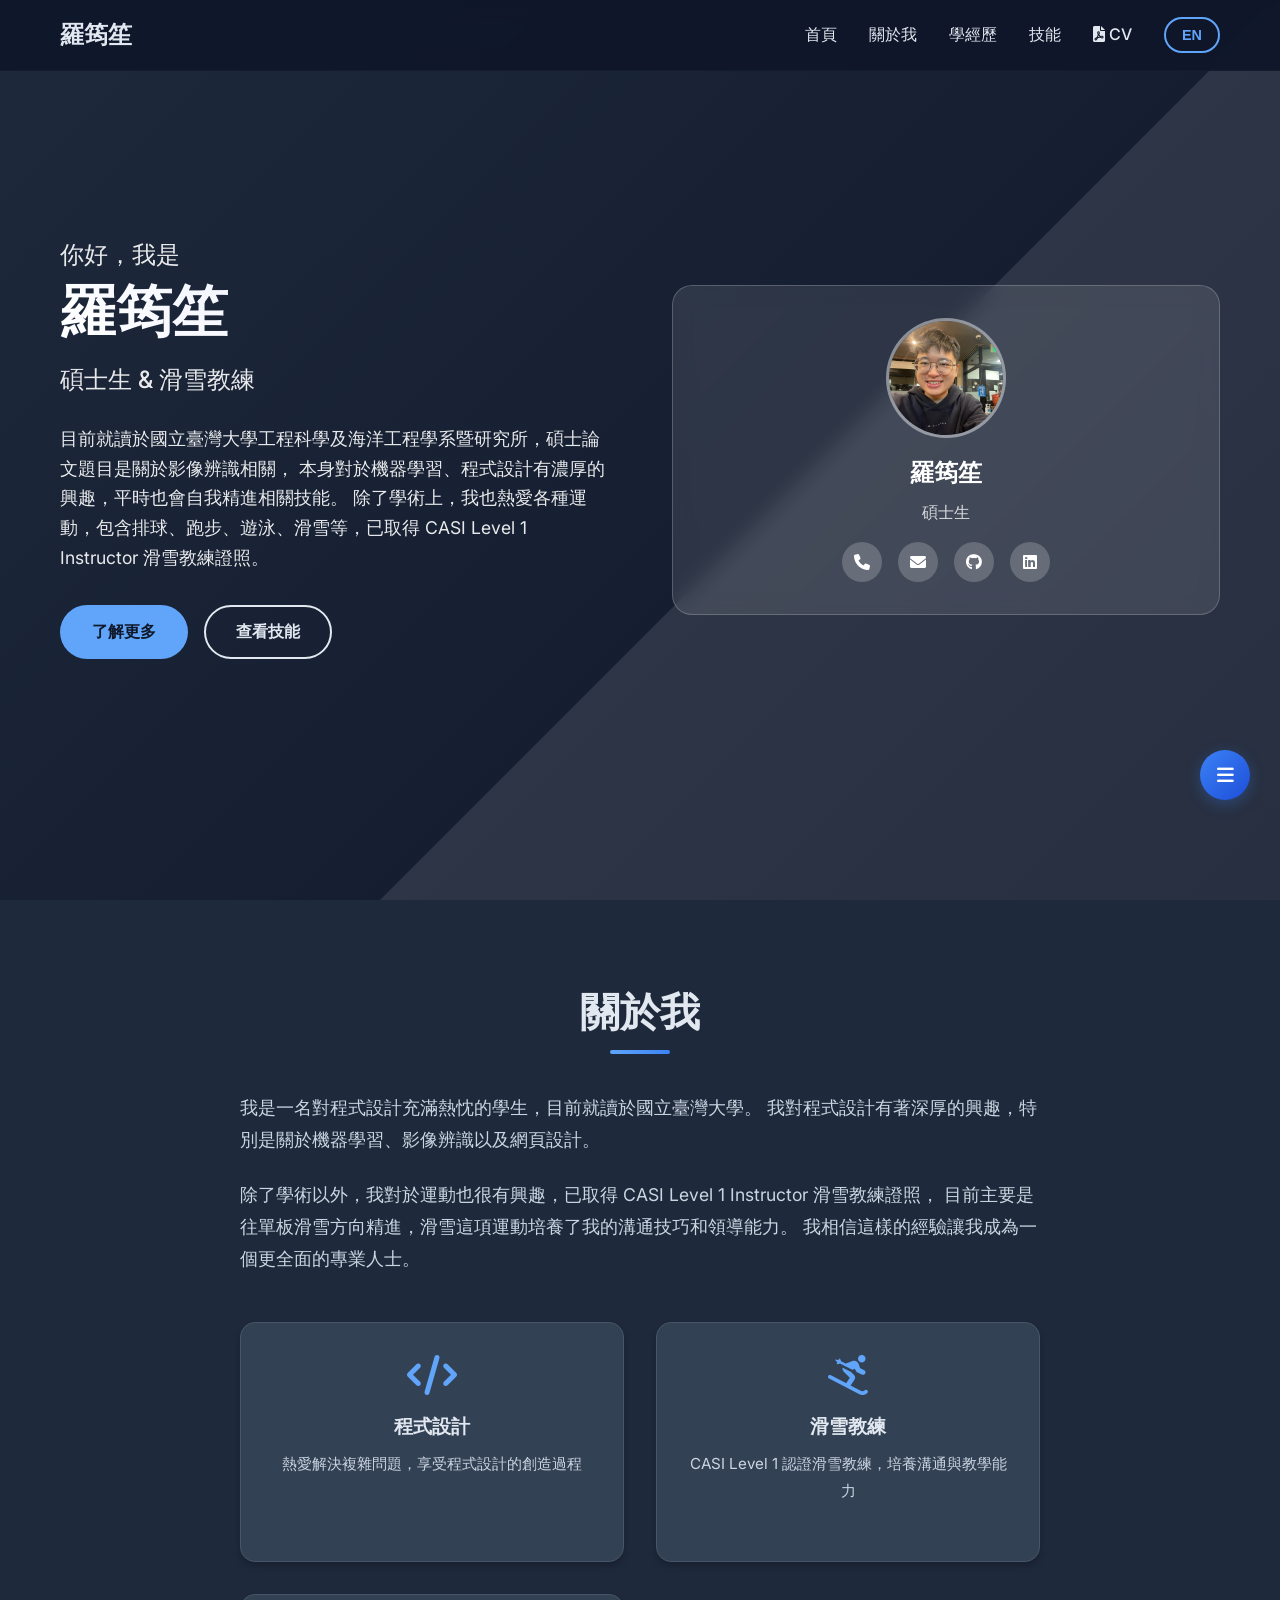
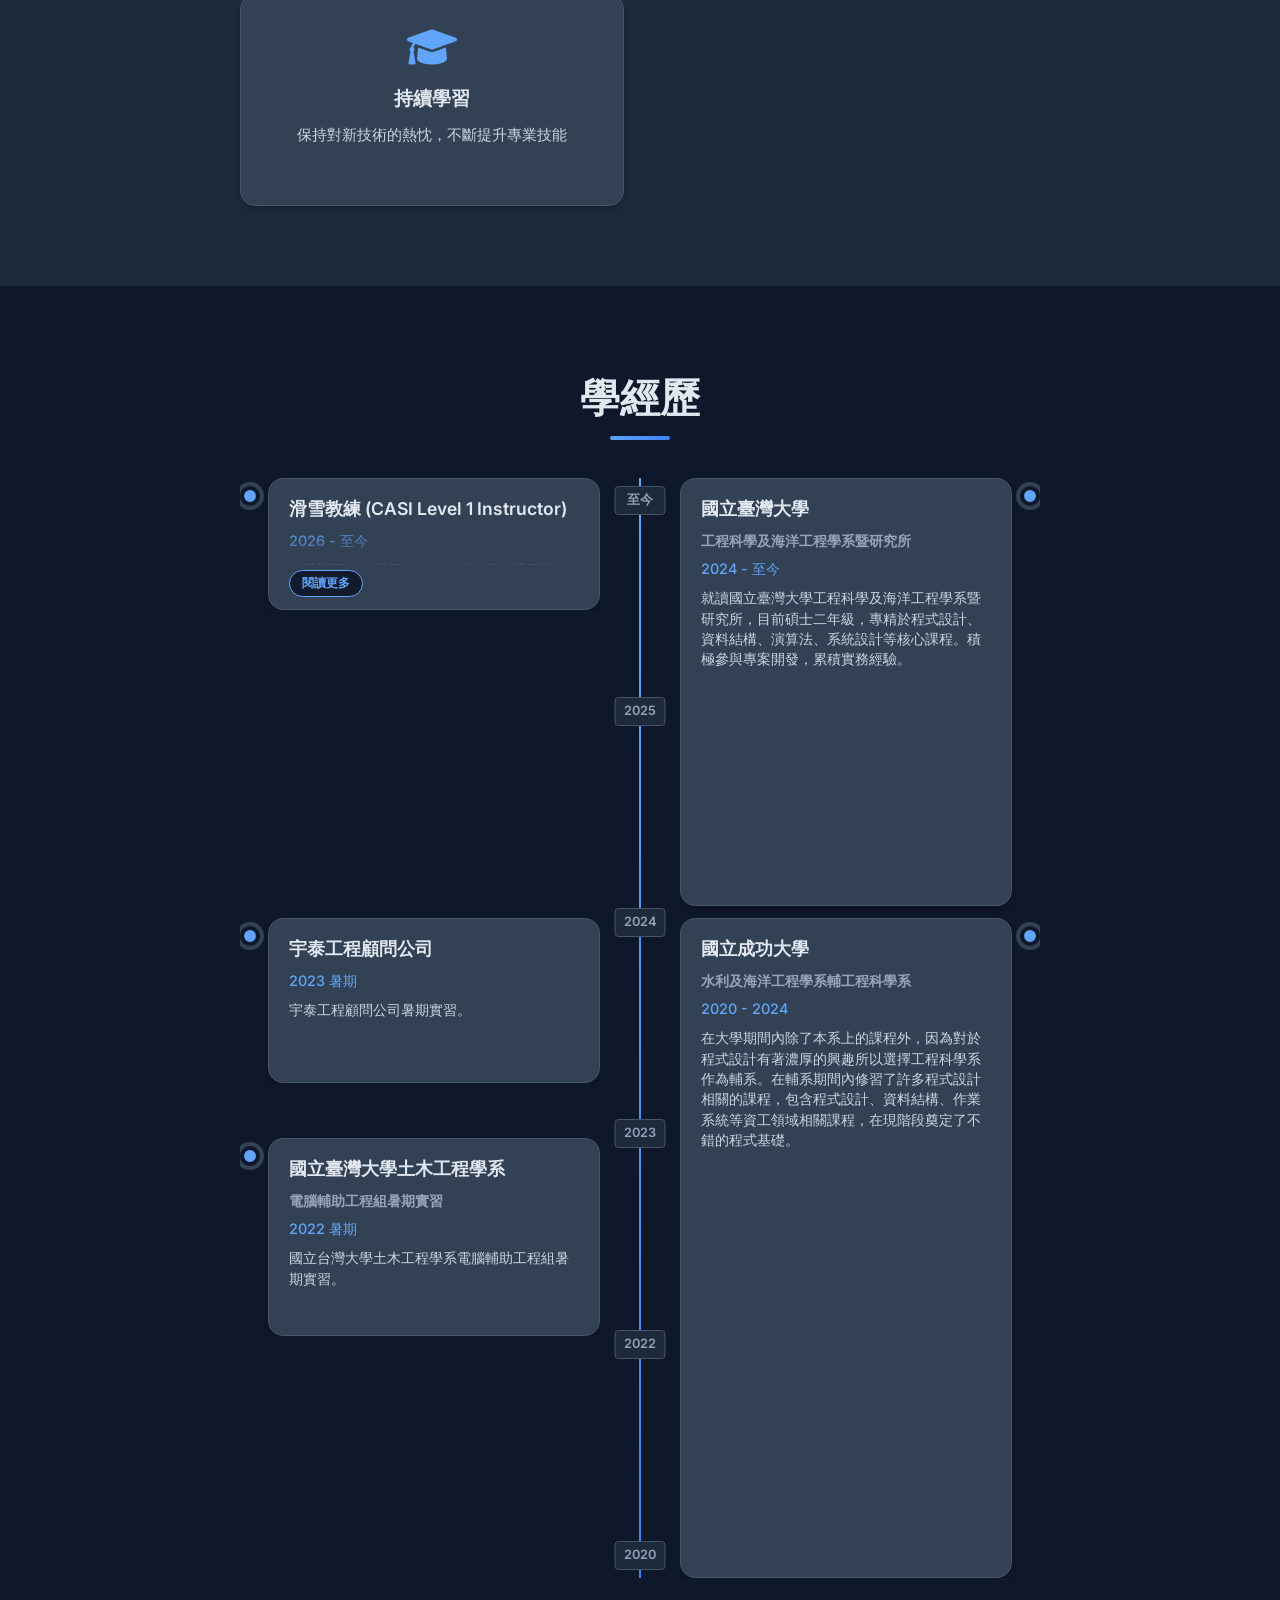
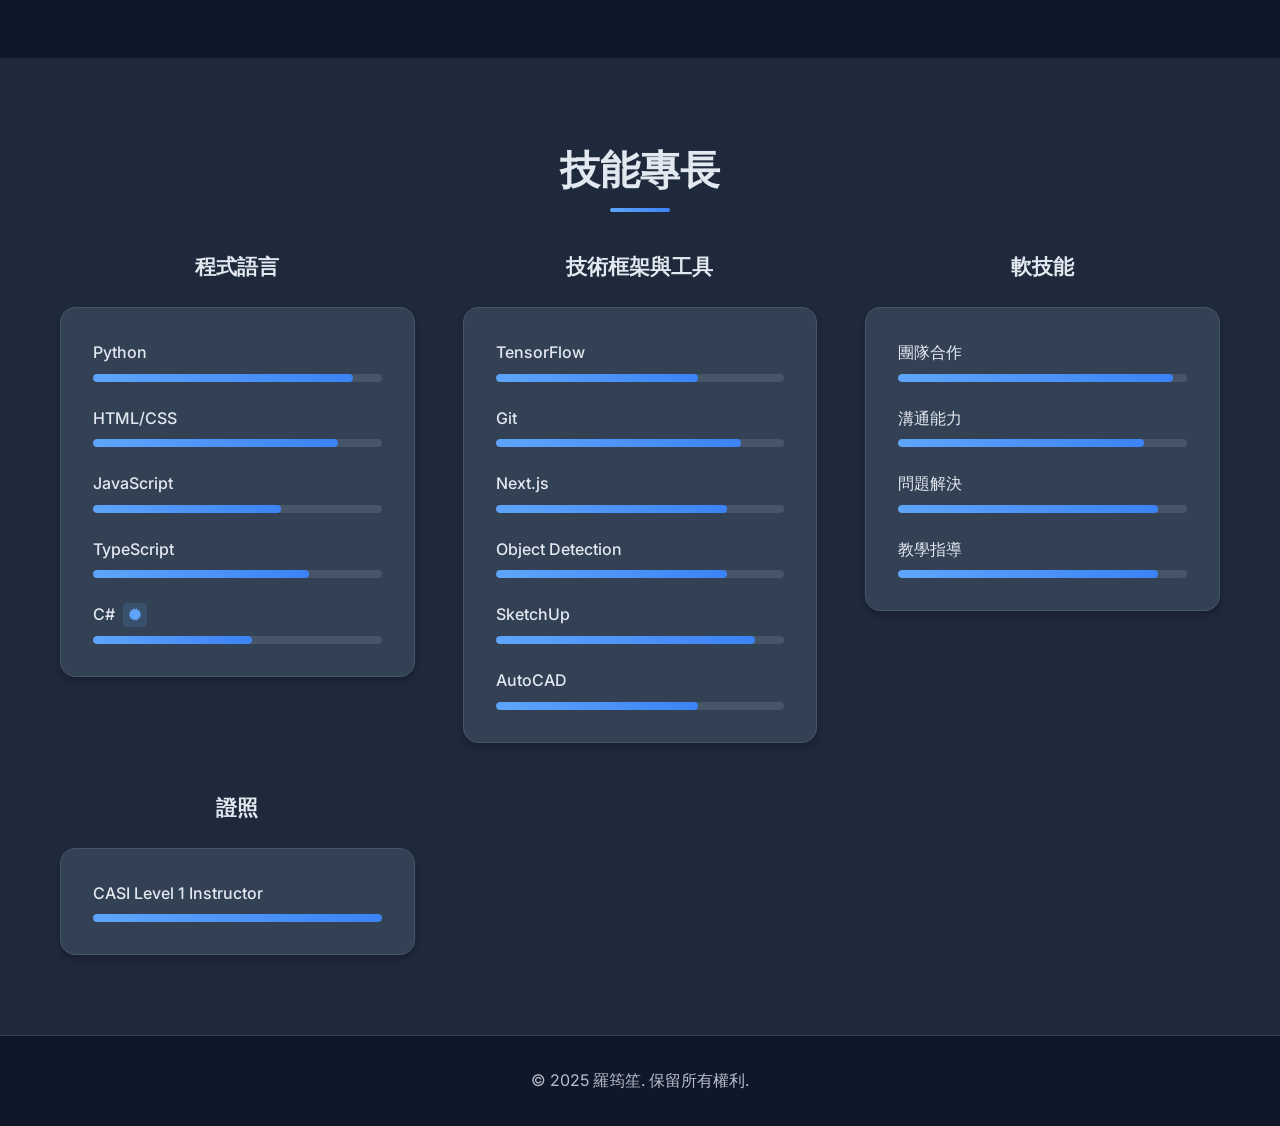
<file: index.html>
<!DOCTYPE html>
<html lang="zh-TW">
<head>
    <meta charset="UTF-8">
    <meta name="viewport" content="width=device-width, initial-scale=1.0">
    <title>homepage</title>
    <link rel="stylesheet" href="styles.css">
    <link href="https://fonts.googleapis.com/css2?family=Inter:wght@300;400;500;600;700&display=swap" rel="stylesheet">
    <link rel="stylesheet" href="https://cdnjs.cloudflare.com/ajax/libs/font-awesome/6.0.0/css/all.min.css">
</head>
<body>
    <nav class="navbar">
        <div class="nav-container">
            <div class="nav-logo">
                <a href="#home"><h2 data-zh="羅筠笙" data-en="YUN-SHENG, LO">羅筠笙</h2></a>
            </div>
            <div class="nav-right">
                <ul class="nav-menu">
                    <li><a href="#home" class="nav-link" data-zh="首頁" data-en="Home">首頁</a></li>
                    <li><a href="#about" class="nav-link" data-zh="關於我" data-en="About">關於我</a></li>
                    <li><a href="#education" class="nav-link" data-zh="學經歷" data-en="Education">學經歷</a></li>
                    <li><a href="#skills" class="nav-link" data-zh="技能" data-en="Skills">技能</a></li>
                    <li><a href="assets/cv/cv.pdf" target="_blank" rel="noopener noreferrer" class="nav-link nav-link-cv" download><i class="fas fa-file-pdf"></i> <span class="nav-cv-text" data-zh="履歷" data-en="CV">CV</span></a></li>
                </ul>
                <div class="language-switcher">
                    <button id="langToggle" class="lang-btn">EN</button>
                </div>
                
            </div>
            <div class="hamburger">
                <span class="bar"></span>
                <span class="bar"></span>
                <span class="bar"></span>
            </div>
        </div>
    </nav>

    <main>
        <!-- Hero Section -->
        <section id="home" class="hero">
            <div class="hero-container">
                <div class="hero-content">
                    <h1 class="hero-title">
                        <span class="greeting" data-zh="你好，我是" data-en="Hello, I'm">你好，我是</span>
                        <span class="name" data-zh="羅筠笙" data-en="YUN-SHENG, LO">羅筠笙</span>
                    </h1>
                    <p class="hero-subtitle" data-zh="碩士生 & 滑雪教練" data-en="Master Student & Snowboard Instructor">碩士生 & 滑雪教練</p>
                    <p class="hero-description" data-zh="目前就讀於國立臺灣大學工程科學及海洋工程學系暨研究所，碩士論文題目是關於影像辨識相關，本身對於機器學習、程式設計有濃厚的興趣，平時也會自我精進相關技能。除了學術上，我也熱愛各種運動，包含排球、跑步、遊泳、滑雪等，已取得 CASI Level 1 Instructor 滑雪教練證照。" data-en="I am currently studying in the Department and Graduate Institute of Engineering Science and Ocean Engineering at National Taiwan University. My master’s thesis focuses on image recognition. I have a strong interest in machine learning and programming, and I actively work on improving my skills in these areas. Beyond academics, I am also passionate about various sports, including volleyball, running, swimming, and skiing. I have obtained the CASI Level 1 Instructor snowboard instructor certification.">
                        目前就讀於國立臺灣大學工程科學及海洋工程學系暨研究所，碩士論文題目是關於影像辨識相關，
                        本身對於機器學習、程式設計有濃厚的興趣，平時也會自我精進相關技能。
                        除了學術上，我也熱愛各種運動，包含排球、跑步、遊泳、滑雪等，已取得 CASI Level 1 Instructor 滑雪教練證照。
                    </p>
                    <div class="hero-buttons">
                        <a href="#about" class="btn btn-primary" data-zh="了解更多" data-en="Learn More">了解更多</a>
                        <a href="#skills" class="btn btn-secondary" data-zh="查看技能" data-en="View Skills">查看技能</a>
                    </div>
                </div>
                <div class="hero-image">
                    <div class="profile-card">
                        <div class="profile-image">
                            <img src="profile_img.jpeg" alt="羅筠笙" class="profile-photo">
                        </div>
                        <div class="profile-info">
                            <h3 data-zh="羅筠笙" data-en="YUN-SHENG, LO">羅筠笙</h3>
                            <p data-zh="碩士生" data-en="Master Student">碩士生</p>
                            <div class="social-links">
                                <a href="tel:+886-XXX-XXX-XXX" class="social-link" title="Phone: +886-XXX-XXX-XXX"><i class="fas fa-phone"></i></a>
                                <a href="mailto:r13525009@ntu.edu.tw" class="social-link" title="Email: r13525009@ntu.edu.tw"><i class="fas fa-envelope"></i></a>
                                <a href="https://github.com/Pizza0409" class="social-link" title="GitHub" target="_blank"><i class="fab fa-github"></i></a>
                                <a href="https://www.linkedin.com/in/yun-sheng-lo-7508771b5/" class="social-link" title="LinkedIn" target="_blank"><i class="fab fa-linkedin"></i></a>
                            </div>
                        </div>
                    </div>
                </div>
            </div>
        </section>

        <!-- About Section -->
        <section id="about" class="about">
            <div class="container">
                <h2 class="section-title" data-zh="關於我" data-en="About Me">關於我</h2>
                <div class="about-content">
                    <div class="about-text">
                        <p>
                            我是一名對程式設計充滿熱忱的學生，目前就讀於國立臺灣大學。
                            我對程式設計有著深厚的興趣，特別是關於機器學習、影像辨識以及網頁設計。
                        </p>
                        <p>
                            除了學術以外，我對於運動也很有興趣，已取得 CASI Level 1 Instructor 滑雪教練證照，
                            目前主要是往單板滑雪方向精進，滑雪這項運動培養了我的溝通技巧和領導能力。
                            我相信這樣的經驗讓我成為一個更全面的專業人士。
                        </p>
                        <div class="about-highlights">
                            <div class="highlight">
                                <i class="fas fa-code"></i>
                                <h4>程式設計</h4>
                                <p>熱愛解決複雜問題，享受程式設計的創造過程</p>
                            </div>
                            <div class="highlight">
                                <i class="fas fa-skiing"></i>
                                <h4 data-zh="滑雪教練" data-en="Snowboard Instructor">滑雪教練</h4>
                                <p data-zh="CASI Level 1 認證滑雪教練，培養溝通與教學能力" data-en="CASI Level 1 certified instructor, developing communication and teaching skills">CASI Level 1 認證滑雪教練，培養溝通與教學能力</p>
                            </div>
                            <div class="highlight">
                                <i class="fas fa-graduation-cap"></i>
                                <h4>持續學習</h4>
                                <p>保持對新技術的熱忱，不斷提升專業技能</p>
                            </div>
                        </div>
                    </div>
                </div>
            </div>
        </section>

        <!-- Education Section：中央時間軸 + 依時間垂直對齊，左右分側呈現重疊 -->
        <section id="education" class="education">
            <div class="container">
                <h2 class="section-title education-section-title" data-zh="學經歷" data-en="Education & Experience">學經歷</h2>
                <div class="education-tabs" role="tablist" aria-label="學經歷分類">
                    <button type="button" class="education-tab active" role="tab" aria-selected="true" aria-controls="education-timeline" data-tab="experience" data-zh="經歷" data-en="Experience">經歷</button>
                    <button type="button" class="education-tab" role="tab" aria-selected="false" aria-controls="education-timeline" data-tab="education" data-zh="學歷" data-en="Education">學歷</button>
                </div>
                <div id="education-timeline" class="timeline timeline-by-date">
                    <!-- 中央軸線與年份標記 -->
                    <div class="timeline-axis-vertical">
                        <span class="timeline-year" data-zh="至今" data-en="Now">至今</span>
                        <span class="timeline-year">2025</span>
                        <span class="timeline-year">2024</span>
                        <span class="timeline-year">2023</span>
                        <span class="timeline-year">2022</span>
                        <span class="timeline-year">2020</span>
                    </div>
                    <div class="timeline-card timeline-card-left timeline-card-current timeline-card-span" data-timeline-tab="experience" style="--top: 0%; --height: 12%;">
                        <div class="timeline-marker timeline-marker-current"></div>
                        <div class="timeline-content">
                            <h3 data-zh="滑雪教練 (CASI Level 1 Instructor)" data-en="Snowboard Instructor (CASI Level 1)">滑雪教練 (CASI Level 1 Instructor)</h3>
                            <p class="timeline-period" data-zh="2026 - 至今" data-en="2026 - Now">2026 - 至今</p>
                            <p class="timeline-description">冬季期間擔任滑雪教練，教授初學者滑雪技巧。培養了良好的溝通能力、耐心和領導技巧，這些技能也應用在團隊合作和專案管理中。</p>
                            <p class="timeline-cert">
                                <strong>CASI Level 1 Instructor</strong>
                                <a href="assets/certificates/casi-level1.pdf" target="_blank" rel="noopener noreferrer" class="cert-link"><i class="fas fa-external-link-alt"></i> <span class="cert-link-text" data-zh="查看證照" data-en="View certificate">查看證照</span></a>
                                <a href="assets/certificates/casi-level1.pdf" download class="cert-link"><i class="fas fa-download"></i> <span class="cert-link-dl-text" data-zh="下載" data-en="Download">下載</span></a>
                            </p>
                        </div>
                    </div>
                    <!-- 臺大碩士 2024-至今：視覺區塊從至今(0%)延伸到2024(40%) -->
                    <div class="timeline-card timeline-card-right timeline-card-overlap timeline-card-span timeline-card-gap-bottom" data-timeline-tab="education" style="--top: 0%; --height: 40%;">
                        <div class="timeline-marker timeline-marker-overlap"></div>
                        <div class="timeline-content">
                            <h3>國立臺灣大學</h3>
                            <h4>工程科學及海洋工程學系暨研究所</h4>
                            <p class="timeline-period" data-zh="2024 - 至今" data-en="2024 - Now">2024 - 至今</p>
                            <p class="timeline-description">就讀國立臺灣大學工程科學及海洋工程學系暨研究所，目前碩士二年級，專精於程式設計、資料結構、演算法、系統設計等核心課程。積極參與專案開發，累積實務經驗。</p>
                        </div>
                    </div>
                    <!-- 宇泰 2023 暑期：區塊長度符合暑期比例，高度足夠顯示完整內容 -->
                    <div class="timeline-card timeline-card-left timeline-card-overlap timeline-card-span" data-timeline-tab="experience" style="--top: 40%; --height: 15%;">
                        <div class="timeline-marker timeline-marker-overlap"></div>
                        <div class="timeline-content">
                            <h3 data-zh="宇泰工程顧問公司" data-en="Union-Tech Engineering Consultants Co.">宇泰工程顧問公司</h3>
                            <p class="timeline-period" data-zh="2023 暑期" data-en="2023 Summer">2023 暑期</p>
                            <p class="timeline-description" data-zh="宇泰工程顧問公司暑期實習。" data-en="Summer internship at Union-Tech Engineering Consultants Co.">宇泰工程顧問公司暑期實習。</p>
                        </div>
                    </div>
                    <!-- 台大土木 2022 暑期：區塊略高以容納標題+副標+描述，避免截斷 -->
                    <div class="timeline-card timeline-card-left timeline-card-overlap timeline-card-span" data-timeline-tab="experience" style="--top: 60%; --height: 18%;">
                        <div class="timeline-marker timeline-marker-overlap"></div>
                        <div class="timeline-content">
                            <h3 data-zh="國立臺灣大學土木工程學系" data-en="National Taiwan University, Department of Civil Engineering">國立臺灣大學土木工程學系</h3>
                            <h4 data-zh="電腦輔助工程組暑期實習" data-en="Computer Aided Engineering internship">電腦輔助工程組暑期實習</h4>
                            <p class="timeline-period" data-zh="2022 暑期" data-en="2022 Summer">2022 暑期</p>
                            <p class="timeline-description" data-zh="國立台灣大學土木工程學系電腦輔助工程組暑期實習。" data-en="Computer Aided Engineering internship of the Department of Civil Engineering at National Taiwan University.">國立台灣大學土木工程學系電腦輔助工程組暑期實習。</p>
                        </div>
                    </div>
                    <!-- 成大 2020-2024：視覺區塊從2024(40%)延伸到2020(100%)，底部對齊2020 -->
                    <div class="timeline-card timeline-card-right timeline-card-completed timeline-card-span" data-timeline-tab="education" style="--top: 40%; --height: 60%;">
                        <div class="timeline-marker timeline-marker-completed"></div>
                        <div class="timeline-content">
                            <h3>國立成功大學</h3>
                            <h4>水利及海洋工程學系輔工程科學系</h4>
                            <p class="timeline-period" data-zh="2020 - 2024" data-en="2020 - 2024">2020 - 2024</p>
                            <p class="timeline-description">在大學期間內除了本系上的課程外，因為對於程式設計有著濃厚的興趣所以選擇工程科學系作為輔系。在輔系期間內修習了許多程式設計相關的課程，包含程式設計、資料結構、作業系統等資工領域相關課程，在現階段奠定了不錯的程式基礎。</p>
                        </div>
                    </div>
                </div>
            </div>
        </section>

        <!-- Skills Section -->
        <section id="skills" class="skills">
            <div class="container">
                <h2 class="section-title" data-zh="技能專長" data-en="Skills & Expertise">技能專長</h2>
                <div class="skills-grid">
                    <div class="skill-category">
                        <h3 data-zh="程式語言" data-en="Programming Languages">程式語言</h3>
                        <div class="skill-items">
                            <div class="skill-item">
                                <span data-zh="Python" data-en="Python">Python</span>
                                <div class="skill-bar">
                                    <div class="skill-progress" data-width="90"></div>
                                </div>
                            </div>
                            <div class="skill-item">
                                <span data-zh="HTML/CSS" data-en="HTML/CSS">HTML/CSS</span>
                                <div class="skill-bar">
                                    <div class="skill-progress" data-width="85"></div>
                                </div>
                            </div>
                            <div class="skill-item">
                                <span data-zh="JavaScript" data-en="JavaScript">JavaScript</span>
                                <div class="skill-bar">
                                    <div class="skill-progress" data-width="65"></div>
                                </div>
                            </div>
                            <div class="skill-item">
                                <span data-zh="TypeScript" data-en="TypeScript">TypeScript</span>
                                <div class="skill-bar">
                                    <div class="skill-progress" data-width="75"></div>
                                </div>
                            </div>
                            <div class="skill-item">
                                <div class="skill-label">
                                    <span data-zh="C#" data-en="C#">C#</span>
                                    <a href="https://learn.microsoft.com/zh-tw/users/86785971/transcript" target="_blank" rel="noopener noreferrer" class="skill-cert-btn">
                                        <i class="fas fa-certificate" aria-hidden="true"></i>
                                        <span class="skill-cert-tooltip" data-zh="查看認證" data-en="View certificate">查看認證</span>
                                    </a>
                                </div>
                                <div class="skill-bar">
                                    <div class="skill-progress" data-width="55"></div>
                                </div>
                            </div>
                        </div>
                    </div>
                    <div class="skill-category">
                        <h3 data-zh="技術框架與工具" data-en="Technical Frameworks & Tools">技術框架與工具</h3>
                        <div class="skill-items">
                            <div class="skill-item">
                                <span data-zh="TensorFlow" data-en="TensorFlow">TensorFlow</span>
                                <div class="skill-bar">
                                    <div class="skill-progress" data-width="70"></div>
                                </div>
                            </div>
                            <div class="skill-item">
                                <span data-zh="Git" data-en="Git">Git</span>
                                <div class="skill-bar">
                                    <div class="skill-progress" data-width="85"></div>
                                </div>
                            </div>
                            <div class="skill-item">
                                <span data-zh="Next.js" data-en="Next.js">Next.js</span>
                                <div class="skill-bar">
                                    <div class="skill-progress" data-width="80"></div>
                                </div>
                            </div>
                            <div class="skill-item">
                                <span data-zh="Object Detection" data-en="Object Detection">Object Detection</span>
                                <div class="skill-bar">
                                    <div class="skill-progress" data-width="80"></div>
                                </div>
                            </div>
                            <div class="skill-item">
                                <span data-zh="SketchUp" data-en="SketchUp">SketchUp</span>
                                <div class="skill-bar">
                                    <div class="skill-progress" data-width="90"></div>
                                </div>
                            </div>
                            <div class="skill-item">
                                <span data-zh="AutoCAD" data-en="AutoCAD">AutoCAD</span>
                                <div class="skill-bar">
                                    <div class="skill-progress" data-width="70"></div>
                                </div>
                            </div>
                        </div>
                    </div>
                    <div class="skill-category">
                        <h3 data-zh="軟技能" data-en="Soft Skills">軟技能</h3>
                        <div class="skill-items">
                            <div class="skill-item">
                                <span data-zh="團隊合作" data-en="Teamwork">團隊合作</span>
                                <div class="skill-bar">
                                    <div class="skill-progress" data-width="95"></div>
                                </div>
                            </div>
                            <div class="skill-item">
                                <span data-zh="溝通能力" data-en="Communication">溝通能力</span>
                                <div class="skill-bar">
                                    <div class="skill-progress" data-width="85"></div>
                                </div>
                            </div>
                            <div class="skill-item">
                                <span data-zh="問題解決" data-en="Problem Solving">問題解決</span>
                                <div class="skill-bar">
                                    <div class="skill-progress" data-width="90"></div>
                                </div>
                            </div>
                            <div class="skill-item">
                                <span data-zh="教學指導" data-en="Teaching & Mentoring">教學指導</span>
                                <div class="skill-bar">
                                    <div class="skill-progress" data-width="90"></div>
                                </div>
                            </div>
                        </div>
                    </div>
                    <div class="skill-category">
                        <h3 data-zh="證照" data-en="Certifications">證照</h3>
                        <div class="skill-items">
                            <div class="skill-item">
                                <span data-zh="CASI Level 1 Instructor" data-en="CASI Level 1 Instructor">CASI Level 1 Instructor</span>
                                <div class="skill-bar">
                                    <div class="skill-progress" data-width="100"></div>
                                </div>
                            </div>
                        </div>
                    </div>
                </div>
            </div>
        </section>

    </main>


    <footer class="footer">
        <div class="container">
            <p data-zh="© 2025 羅筠笙. 保留所有權利." data-en="© 2025 Yun-Sheng Lo. All rights reserved.">&copy; 2025 羅筠笙. 保留所有權利.</p>
        </div>
    </footer>

    <!-- Back to Top Button -->
    <button id="backToTop" class="back-to-top" aria-label="回到頂部">
        <i class="fas fa-chevron-up"></i>
    </button>

    <!-- Page Navigation Menu -->
    <div id="pageNav" class="page-navigation">
        <div class="page-nav-toggle">
            <i class="fas fa-bars"></i>
        </div>
        <div class="page-nav-menu">
            <a href="#home" class="page-nav-item" data-zh="首頁" data-en="Home">
                <i class="fas fa-home"></i>
                <span>首頁</span>
            </a>
            <a href="#about" class="page-nav-item" data-zh="關於我" data-en="About">
                <i class="fas fa-user"></i>
                <span>關於我</span>
            </a>
            <a href="#education" class="page-nav-item" data-zh="學經歷" data-en="Education">
                <i class="fas fa-graduation-cap"></i>
                <span>學經歷</span>
            </a>
            <a href="#skills" class="page-nav-item" data-zh="技能專長" data-en="Skills">
                <i class="fas fa-code"></i>
                <span>技能專長</span>
            </a>
            <a href="assets/cv/cv.pdf" target="_blank" rel="noopener noreferrer" class="page-nav-item" download>
                <i class="fas fa-file-pdf"></i>
                <span data-zh="履歷" data-en="CV">CV</span>
            </a>
        </div>
    </div>

    <script src="script.js"></script>
</body>
</html>
</file>
<file: styles.css>
/* Reset and Base Styles */
* {
    margin: 0;
    padding: 0;
    box-sizing: border-box;
}

html {
    scroll-behavior: smooth;
}

body {
    font-family: 'Inter', sans-serif;
    line-height: 1.6;
    color: #e2e8f0;
    background-color: #0f172a;
    overflow-x: clip;
}

.container {
    max-width: 1200px;
    margin: 0 auto;
    padding: 0 20px;
}

/* Navigation */
.navbar {
    position: fixed;
    top: 0;
    width: 100%;
    background: rgba(15, 23, 42, 0.95);
    backdrop-filter: blur(10px);
    z-index: 1000;
    border-bottom: 1px solid rgba(30, 41, 59, 0.3);
    transition: all 0.3s ease;
}

.nav-container {
    max-width: 1200px;
    margin: 0 auto;
    padding: 0 20px;
    display: flex;
    justify-content: space-between;
    align-items: center;
    height: 70px;
}

.nav-right {
    display: flex;
    align-items: center;
    gap: 2rem;
}

.nav-logo a {
    text-decoration: none;
}

.nav-logo h2 {
    color: #e2e8f0;
    font-weight: 700;
    font-size: 1.5rem;
    min-width: 200px;
    text-align: left;
    white-space: nowrap;
    overflow: hidden;
    text-overflow: ellipsis;
    transition: all 0.3s ease;
}

.nav-menu {
    display: flex;
    list-style: none;
    gap: 2rem;
    transition: all 0.3s ease;
}

.nav-link {
    text-decoration: none;
    color: #e2e8f0;
    font-weight: 500;
    transition: all 0.3s ease;
    position: relative;
    white-space: nowrap;
}

.nav-link:hover {
    color: #60a5fa;
}

.nav-link::after {
    content: '';
    position: absolute;
    width: 0;
    height: 2px;
    bottom: -5px;
    left: 0;
    background-color: #60a5fa;
    transition: width 0.3s ease;
}

.nav-link:hover::after {
    width: 100%;
}

.language-switcher {
    display: flex;
    align-items: center;
}

.lang-btn {
    background: transparent;
    border: 2px solid #60a5fa;
    color: #60a5fa;
    padding: 8px 16px;
    border-radius: 20px;
    font-weight: 600;
    cursor: pointer;
    transition: all 0.3s ease;
    font-size: 0.9rem;
}

.lang-btn:hover {
    background: #60a5fa;
    color: #0f172a;
}

.hamburger {
    display: none;
    flex-direction: column;
    cursor: pointer;
}

.bar {
    width: 25px;
    height: 3px;
    background-color: #e2e8f0;
    margin: 3px 0;
    transition: 0.3s;
}

/* Hero Section */
.hero {
    min-height: 100vh;
    display: flex;
    align-items: center;
    background: linear-gradient(135deg, #1e293b 0%, #0f172a 100%);
    color: white;
    position: relative;
    overflow: hidden;
}

.hero::before {
    content: '';
    position: absolute;
    top: 0;
    left: 0;
    right: 0;
    bottom: 0;
    background: url('data:image/svg+xml,<svg xmlns="http://www.w3.org/2000/svg" viewBox="0 0 1000 1000"><polygon fill="rgba(255,255,255,0.1)" points="0,1000 1000,0 1000,1000"/></svg>');
    background-size: cover;
}

.hero-container {
    max-width: 1200px;
    margin: 0 auto;
    padding: 0 20px;
    display: grid;
    grid-template-columns: 1fr 1fr;
    gap: 4rem;
    align-items: center;
    position: relative;
    z-index: 1;
}

.hero-title {
    font-size: 3.5rem;
    font-weight: 700;
    margin-bottom: 1rem;
    line-height: 1.2;
}

.greeting {
    display: block;
    font-size: 1.5rem;
    font-weight: 400;
    opacity: 0.9;
    margin-bottom: 0.5rem;
}

.name {
    display: block;
    background: linear-gradient(45deg, #fff, #e0e7ff);
    -webkit-background-clip: text;
    -webkit-text-fill-color: transparent;
    background-clip: text;
}

.hero-subtitle {
    font-size: 1.5rem;
    font-weight: 500;
    margin-bottom: 1.5rem;
    opacity: 0.9;
}

.hero-description {
    font-size: 1.1rem;
    line-height: 1.7;
    margin-bottom: 2rem;
    opacity: 0.9;
}

.hero-buttons {
    display: flex;
    gap: 1rem;
}

.btn {
    padding: 12px 30px;
    border-radius: 50px;
    text-decoration: none;
    font-weight: 600;
    transition: all 0.3s ease;
    border: 2px solid transparent;
    cursor: pointer;
    display: inline-block;
}

.btn-primary {
    background-color: #60a5fa;
    color: #0f172a;
}

.btn-primary:hover {
    background-color: transparent;
    color: #60a5fa;
    border-color: #60a5fa;
    transform: translateY(-2px);
}

.btn-secondary {
    background-color: transparent;
    color: #e2e8f0;
    border-color: #e2e8f0;
}

.btn-secondary:hover {
    background-color: #e2e8f0;
    color: #0f172a;
    transform: translateY(-2px);
}

.profile-card {
    background: rgba(255, 255, 255, 0.1);
    backdrop-filter: blur(10px);
    border-radius: 20px;
    padding: 2rem;
    text-align: center;
    border: 1px solid rgba(255, 255, 255, 0.2);
}

.profile-image {
    width: 120px;
    height: 120px;
    background: rgba(255, 255, 255, 0.2);
    border-radius: 50%;
    display: flex;
    align-items: center;
    justify-content: center;
    margin: 0 auto 1rem;
    overflow: hidden;
    border: 3px solid rgba(255, 255, 255, 0.3);
}

.profile-photo {
    width: 100%;
    height: 100%;
    object-fit: cover;
    border-radius: 50%;
}

.profile-info h3 {
    font-size: 1.5rem;
    margin-bottom: 0.5rem;
}

.profile-info p {
    opacity: 0.8;
    margin-bottom: 1rem;
}

.social-links {
    display: flex;
    justify-content: center;
    gap: 1rem;
}

.social-link {
    width: 40px;
    height: 40px;
    background: rgba(255, 255, 255, 0.2);
    border-radius: 50%;
    display: flex;
    align-items: center;
    justify-content: center;
    color: #fff;
    text-decoration: none;
    transition: all 0.3s ease;
}

.social-link:hover {
    background: rgba(255, 255, 255, 0.3);
    transform: translateY(-2px);
}

/* Section Styles */
section {
    padding: 80px 0;
}

.section-title {
    text-align: center;
    font-size: 2.5rem;
    font-weight: 700;
    margin-bottom: 3rem;
    color: #e2e8f0;
    position: relative;
}

.section-title::after {
    content: '';
    position: absolute;
    bottom: -10px;
    left: 50%;
    transform: translateX(-50%);
    width: 60px;
    height: 4px;
    background: linear-gradient(45deg, #60a5fa, #3b82f6);
    border-radius: 2px;
}

/* About Section */
.about {
    background-color: #1e293b;
}

.about-content {
    max-width: 800px;
    margin: 0 auto;
}

.about-text p {
    font-size: 1.1rem;
    line-height: 1.8;
    margin-bottom: 1.5rem;
    color: #cbd5e1;
}

.about-highlights {
    display: grid;
    grid-template-columns: repeat(auto-fit, minmax(250px, 1fr));
    gap: 2rem;
    margin-top: 3rem;
}

.highlight {
    text-align: center;
    padding: 2rem;
    background: #334155;
    border-radius: 15px;
    box-shadow: 0 4px 6px rgba(0, 0, 0, 0.2);
    transition: transform 0.3s ease;
    border: 1px solid #475569;
}

.highlight:hover {
    transform: translateY(-5px);
    background: #475569;
}

.highlight i {
    font-size: 2.5rem;
    color: #60a5fa;
    margin-bottom: 1rem;
}

.highlight h4 {
    font-size: 1.2rem;
    font-weight: 600;
    margin-bottom: 0.5rem;
    color: #e2e8f0;
}

.highlight p {
    color: #cbd5e1;
    font-size: 0.95rem;
}

/* Education Section */

.education-tabs {
    display: none;
}

.education-tab {
    flex: 1;
    padding: 0.75rem 1rem;
    border: none;
    background: transparent;
    color: #94a3b8;
    font-family: inherit;
    font-size: 1rem;
    font-weight: 600;
    cursor: pointer;
    border-radius: 8px;
    transition: background 0.2s, color 0.2s;
}

.education-tab:hover {
    color: #e2e8f0;
}

.education-tab.active {
    background: #334155;
    color: #e2e8f0;
    box-shadow: 0 2px 8px rgba(0, 0, 0, 0.2);
}

.timeline-card--tab-hidden {
    display: none !important;
}

/* 甘特圖式時間軸：水平軸 = 時間，重疊項目分軌上下堆疊 */
.timeline-gantt {
    max-width: 900px;
    margin: 0 auto 3rem;
    padding: 0 0.5rem;
}

.gantt-axis {
    display: flex;
    justify-content: space-between;
    align-items: center;
    padding: 0 0 0.75rem;
    margin-bottom: 0.5rem;
    border-bottom: 2px solid #475569;
    font-size: 0.85rem;
    color: #94a3b8;
    font-weight: 500;
}

.gantt-tracks {
    display: flex;
    flex-direction: column;
    gap: 0.6rem;
}

.gantt-track {
    position: relative;
    height: 2.25rem;
    min-height: 2.25rem;
}

.gantt-bar {
    position: absolute;
    top: 0;
    height: 100%;
    left: calc(var(--start) * 1%);
    width: calc(var(--width) * 1%);
    min-width: 2rem;
    border-radius: 6px;
    display: flex;
    align-items: center;
    justify-content: center;
    font-size: 0.75rem;
    font-weight: 500;
    color: #0f172a;
    box-sizing: border-box;
    padding: 0 0.35rem;
    overflow: hidden;
    white-space: nowrap;
    text-overflow: ellipsis;
}

.gantt-bar-current {
    background: #10b981;
    box-shadow: 0 0 0 2px #0f172a;
}

.gantt-bar-overlap {
    background: #60a5fa;
    box-shadow: 0 0 0 2px #0f172a;
}

.gantt-bar-completed {
    background: #6b7280;
    box-shadow: 0 0 0 2px #0f172a;
}

.gantt-bar-short {
    min-width: 3.5rem;
}

.gantt-bar-label {
    overflow: hidden;
    text-overflow: ellipsis;
}

.timeline-details-title {
    font-size: 1.1rem;
    font-weight: 600;
    color: #94a3b8;
    margin: 0 auto 1.5rem;
    max-width: 800px;
    padding: 0 1rem;
}

/* 依時間垂直對齊的時間軸：中央軸線 + 年份，卡片依 --top 定位，左右分側 */
/* 年份位置：至今=0%, 2025=20%, 2024=40%, 2023=60%, 2022=80%, 2020=100% */
.timeline-by-date {
    max-width: 900px;
    margin: 0 auto;
    min-height: 1100px;
    position: relative;
    padding: 0 0.5rem 3rem;
    overflow: visible;
}

.timeline-by-date::before {
    content: '';
    position: absolute;
    left: 50%;
    top: 0;
    bottom: 0;
    width: 2px;
    background: linear-gradient(to bottom, #60a5fa, #3b82f6);
    transform: translateX(-50%);
    z-index: 0;
}

.timeline-axis-vertical {
    position: absolute;
    left: 50%;
    top: 0;
    bottom: 0;
    transform: translateX(-50%);
    z-index: 1;
    display: flex;
    flex-direction: column;
    justify-content: space-between;
    padding: 0.5rem 0;
    pointer-events: none;
}

.timeline-axis-vertical .timeline-year {
    font-size: 0.8rem;
    font-weight: 600;
    color: #94a3b8;
    background: #1e293b;
    padding: 0.2rem 0.5rem;
    border-radius: 4px;
    border: 1px solid #475569;
    display: inline-flex;
    justify-content: center;
    align-items: center;
}

/* 卡片定位：top 對齊開始年份 */
.timeline-card {
    position: absolute;
    width: 45%;
    min-height: 120px;
    top: var(--top);
    height: auto;
    display: flex;
    align-items: flex-start;
    z-index: 2;
    overflow: visible;
}

/* 有時間跨度的卡片：高度對應年份區間，內容過長時可滾動 */
.timeline-card-span {
    height: var(--height);
    overflow: hidden;
}

.timeline-by-date .timeline-card-span .timeline-content {
    height: 100%;
    overflow: hidden;
    position: relative;
    display: flex;
    flex-direction: column;
    padding-bottom: 2.75rem;
    min-width: 0;
}

/* 截斷時：漸層遮罩 + 閱讀更多按鈕（原有形式）；line-clamp 避免半字截斷 */
.timeline-by-date .timeline-content-truncated .timeline-description {
    display: -webkit-box;
    -webkit-line-clamp: 3;
    -webkit-box-orient: vertical;
    overflow: hidden;
    flex: 0 1 auto;
    min-height: 0;
}

.timeline-by-date .timeline-content-truncated .timeline-cert {
    display: none;
}

.timeline-by-date .timeline-content-truncated::after {
    content: '';
    position: absolute;
    left: 0;
    right: 0;
    bottom: 2.4rem;
    height: 2.8rem;
    background: linear-gradient(to bottom, rgba(51, 65, 85, 0), rgba(51, 65, 85, 0.98));
    pointer-events: none;
    z-index: 2;
}

.timeline-read-more-btn {
    position: absolute;
    left: 1.25rem;
    bottom: 0.75rem;
    border: 1px solid #60a5fa;
    color: #60a5fa;
    background: rgba(15, 23, 42, 0.9);
    border-radius: 999px;
    padding: 0.25rem 0.75rem;
    font-size: 0.75rem;
    font-weight: 600;
    cursor: pointer;
    transition: all 0.2s ease;
    z-index: 3;
}

.timeline-read-more-btn:hover {
    background: #60a5fa;
    color: #0f172a;
}

.timeline-card-span.timeline-card-expanded {
    height: auto;
    overflow: visible;
    z-index: 4;
}

.timeline-card-span.timeline-card-expanded .timeline-content {
    height: auto;
    overflow: visible;
    padding-bottom: 2.75rem;
}

@media (min-width: 769px) {
    /* 右側連續時段卡片保留小縫隙，維持視覺層次 */
    .timeline-card-span.timeline-card-gap-bottom:not(.timeline-card-expanded) .timeline-content {
        height: calc(100% - 12px);
    }
}

.timeline-card-left {
    left: 0;
    flex-direction: row;
}

.timeline-card-left .timeline-content {
    margin-left: 0;
    margin-right: auto;
}

.timeline-card-right {
    right: 0;
    flex-direction: row-reverse;
}

.timeline-card-right .timeline-content {
    margin-right: 0;
    margin-left: auto;
}

.timeline-by-date .timeline-marker {
    flex-shrink: 0;
    position: relative;
    left: auto;
    top: 0.5rem;
    transform: none;
}

.timeline-card-left .timeline-marker {
    margin-right: 0.5rem;
    left: 0;
}

.timeline-card-right .timeline-marker {
    margin-left: 0.5rem;
    left: auto;
    right: 0;
}

.timeline-by-date .timeline-content {
    flex: 1;
    width: 100%;
    min-height: 0;
    padding: 1rem 1.25rem;
    padding-bottom: 1.25rem;
    display: flex;
    flex-direction: column;
}

.timeline-by-date .timeline-content h3 {
    font-size: 1.1rem;
    margin-bottom: 0.35rem;
}

.timeline-by-date .timeline-content h4 {
    font-size: 0.9rem;
    margin-bottom: 0.35rem;
    color: #94a3b8;
}

.timeline-by-date .timeline-period {
    margin-bottom: 0.5rem;
    font-size: 0.9rem;
}

.timeline-by-date .timeline-description {
    font-size: 0.85rem;
    line-height: 1.5;
    flex: 1;
    min-height: 2.5em;
    overflow: hidden;
}

.timeline-card-span.timeline-card-expanded .timeline-description {
    overflow: visible;
    min-height: 0;
}

.timeline-by-date .timeline-cert {
    margin-top: 0.5rem;
    padding-top: 0.5rem;
    border-top: 1px solid #475569;
    font-size: 0.85rem;
    flex-shrink: 0;
    display: flex;
    flex-wrap: wrap;
    align-items: center;
    gap: 0.5rem;
}

.timeline-by-date .timeline-cert .cert-link {
    margin-left: 0;
}

.timeline {
    max-width: 800px;
    margin: 0 auto;
    position: relative;
}

.timeline:not(.timeline-by-date)::before {
    content: '';
    position: absolute;
    left: 50%;
    top: 0;
    bottom: 0;
    width: 2px;
    background: linear-gradient(to bottom, #60a5fa, #3b82f6);
    transform: translateX(-50%);
}

.timeline-item {
    display: flex;
    margin-bottom: 3rem;
    position: relative;
}

/* 重疊時段群組：兩張卡片同一側（右側）緊鄰，視覺上為同時進行 */
.timeline-overlap-group {
    display: flex;
    flex-direction: column;
    align-items: flex-end;
    margin-bottom: 2.5rem;
    position: relative;
}

.timeline-overlap-group .timeline-item {
    margin-bottom: 0.75rem;
}

.timeline-overlap-group .timeline-item:last-child {
    margin-bottom: 0;
}

.timeline-overlap-group .timeline-item-current {
    flex-direction: row-reverse;
}

.timeline-overlap-group .timeline-item-overlap {
    flex-direction: row-reverse;
    margin-top: 0;
}

.timeline-overlap-group .timeline-content {
    margin-left: auto !important;
    margin-right: 0 !important;
    width: 45%;
}

/* 重疊群組靠左（如實習與成大並行） */
.timeline-overlap-group-left {
    align-items: flex-start;
}

.timeline-overlap-group-left .timeline-content {
    margin-left: 0 !important;
    margin-right: auto !important;
}

.timeline-overlap-group-left .timeline-item-current {
    flex-direction: row;
}

.timeline-overlap-group-left .timeline-item-overlap {
    flex-direction: row;
}

.timeline-overlap-group-left .timeline-overlap-label {
    align-self: flex-start;
}

.timeline-overlap-label {
    align-self: flex-end;
    font-size: 0.8rem;
    color: #60a5fa;
    margin-bottom: 0.5rem;
    font-weight: 500;
}

/* Timeline item positioning (standalone items) */
.timeline-item-current {
    flex-direction: row-reverse; /* Right side */
    margin-bottom: 1rem;
}

.timeline-item-overlap {
    flex-direction: row; /* Left side */
    margin-top: -1rem; /* Overlap with current item */
    margin-bottom: 2rem;
    z-index: 1;
}

.timeline-item-completed {
    flex-direction: row-reverse; /* Right side */
    margin-bottom: 0;
}

/* Timeline content positioning */
.timeline-content-left {
    width: 45%;
    margin-right: auto;
    margin-left: 0;
}

.timeline-content-right {
    width: 45%;
    margin-left: auto;
    margin-right: 0;
}

/* Timeline markers */
.timeline-marker-current {
    background: #10b981; /* Green for current */
    border: 4px solid #0f172a;
    box-shadow: 0 0 0 4px #10b981;
}

.timeline-marker-overlap {
    background: #60a5fa; /* Blue for ongoing */
    border: 4px solid #0f172a;
    box-shadow: 0 0 0 4px #60a5fa;
}

.timeline-marker-completed {
    background: #6b7280; /* Gray for completed */
    border: 4px solid #0f172a;
    box-shadow: 0 0 0 4px #6b7280;
}

.timeline-marker {
    width: 20px;
    height: 20px;
    background: #60a5fa;
    border-radius: 50%;
    position: absolute;
    left: 50%;
    top: 0;
    transform: translateX(-50%);
    z-index: 1;
    border: 4px solid #0f172a;
    box-shadow: 0 0 0 4px #334155;
}

.timeline-content {
    background: #334155;
    padding: 2rem;
    border-radius: 15px;
    box-shadow: 0 4px 6px rgba(0, 0, 0, 0.2);
    width: 45%;
    position: relative;
    border: 1px solid #475569;
}

.timeline-item:nth-child(odd) .timeline-content {
    margin-right: auto;
    margin-left: 0;
}

.timeline-item:nth-child(even) .timeline-content {
    margin-left: auto;
    margin-right: 0;
}

.timeline-content h3 {
    font-size: 1.3rem;
    font-weight: 600;
    color: #e2e8f0;
    margin-bottom: 0.5rem;
}

.timeline-period {
    color: #60a5fa;
    font-weight: 500;
    margin-bottom: 1rem;
}

.timeline-description {
    color: #cbd5e1;
    line-height: 1.6;
}

.timeline-cert {
    margin-top: 1rem;
    padding-top: 1rem;
    border-top: 1px solid #475569;
    color: #cbd5e1;
    font-size: 0.95rem;
}

.timeline-cert strong {
    color: #e2e8f0;
}

.timeline-cert .cert-link {
    margin-left: 0.75rem;
    color: #60a5fa;
    text-decoration: none;
}

.timeline-cert .cert-link:hover {
    text-decoration: underline;
}

/* Skills Section */
.skills {
    background-color: #1e293b;
}

.skills-grid {
    display: grid;
    grid-template-columns: repeat(auto-fit, minmax(min(100%, 280px), 1fr));
    gap: 3rem;
}

.skill-category h3 {
    font-size: 1.3rem;
    font-weight: 600;
    color: #e2e8f0;
    margin-bottom: 1.5rem;
    text-align: center;
}

.skill-items {
    background: #334155;
    padding: 2rem;
    border-radius: 15px;
    box-shadow: 0 4px 6px rgba(0, 0, 0, 0.2);
    border: 1px solid #475569;
}

.skill-item {
    margin-bottom: 1.5rem;
}

.skill-item:last-child {
    margin-bottom: 0;
}

.skill-item > span {
    display: block;
    font-weight: 500;
    color: #e2e8f0;
    margin-bottom: 0.5rem;
}

.skill-label {
    display: flex;
    align-items: center;
    gap: 0.5rem;
    margin-bottom: 0.5rem;
}

.skill-label > span {
    font-weight: 500;
    color: #e2e8f0;
}

.skill-cert-btn {
    position: relative;
    display: inline-flex;
    align-items: center;
    justify-content: center;
    width: 1.5rem;
    height: 1.5rem;
    border-radius: 4px;
    background: rgba(96, 165, 250, 0.15);
    color: #60a5fa;
    text-decoration: none;
    font-size: 0.75rem;
    transition: background 0.2s, color 0.2s;
}

.skill-cert-btn:hover,
.skill-cert-btn:focus-visible {
    background: rgba(96, 165, 250, 0.3);
    color: #93c5fd;
    outline: none;
}

.skill-cert-tooltip {
    position: absolute;
    bottom: calc(100% + 6px);
    left: 50%;
    transform: translateX(-50%);
    padding: 0.25rem 0.5rem;
    background: #1e293b;
    color: #e2e8f0;
    font-size: 0.75rem;
    font-weight: 400;
    border-radius: 4px;
    white-space: nowrap;
    opacity: 0;
    pointer-events: none;
    transition: opacity 0.2s;
    border: 1px solid #475569;
}

.skill-cert-btn:hover .skill-cert-tooltip,
.skill-cert-btn:focus-visible .skill-cert-tooltip {
    opacity: 1;
}

.skill-bar {
    height: 8px;
    background-color: #475569;
    border-radius: 4px;
    overflow: hidden;
}

.skill-progress {
    height: 100%;
    background: linear-gradient(45deg, #60a5fa, #3b82f6);
    border-radius: 4px;
    width: 0;
    transition: width 1s ease-in-out;
}

/* Contact Section */
.contact-content {
    display: grid;
    grid-template-columns: 1fr 1fr;
    gap: 4rem;
    align-items: start;
}

.contact-info h3 {
    font-size: 1.5rem;
    font-weight: 600;
    color: #1f2937;
    margin-bottom: 1rem;
}

.contact-info p {
    color: #6b7280;
    line-height: 1.7;
    margin-bottom: 2rem;
}

.contact-methods {
    display: flex;
    flex-direction: column;
    gap: 1.5rem;
}

.contact-method {
    display: flex;
    align-items: center;
    gap: 1rem;
    padding: 1rem;
    background: #f8fafc;
    border-radius: 10px;
    transition: background-color 0.3s ease;
}

.contact-method:hover {
    background: #e5e7eb;
}

.contact-method i {
    font-size: 1.5rem;
    color: #2563eb;
    width: 30px;
    text-align: center;
}

.contact-method h4 {
    font-weight: 600;
    color: #1f2937;
    margin-bottom: 0.25rem;
}

.contact-method p {
    color: #6b7280;
    margin: 0;
}

.contact-form {
    background: white;
    padding: 2rem;
    border-radius: 15px;
    box-shadow: 0 4px 6px rgba(0, 0, 0, 0.05);
}

.form-group {
    margin-bottom: 1.5rem;
}

.form-group input,
.form-group textarea {
    width: 100%;
    padding: 12px 16px;
    border: 2px solid #e5e7eb;
    border-radius: 8px;
    font-size: 1rem;
    transition: border-color 0.3s ease;
    font-family: inherit;
}

.form-group input:focus,
.form-group textarea:focus {
    outline: none;
    border-color: #2563eb;
}

.form-group textarea {
    resize: vertical;
    min-height: 120px;
}

/* Footer */
.footer {
    background-color: #0f172a;
    color: #e2e8f0;
    text-align: center;
    padding: 2rem 0;
    border-top: 1px solid #334155;
}

.footer p {
    opacity: 0.8;
}

/* Responsive Design */
@media (max-width: 768px) {
    /* display:contents 讓選單脫離隱藏容器，漢堡選單才能正常運作 */
    .nav-right {
        display: contents;
    }

    .nav-right > .language-switcher {
        display: none;
    }

    .nav-logo h2 {
        min-width: 0;
        font-size: 1.25rem;
    }

    .hamburger {
        display: flex;
    }

    .nav-menu {
        position: fixed;
        left: -100%;
        top: 70px;
        flex-direction: column;
        background-color: #1e293b;
        width: 100%;
        text-align: center;
        transition: 0.3s;
        box-shadow: 0 10px 27px rgba(0, 0, 0, 0.3);
        padding: 2rem 0;
        border-top: 1px solid #334155;
    }

    .nav-menu.active {
        left: 0;
    }

    .nav-menu.active .language-switcher {
        display: flex;
        justify-content: center;
        margin-top: 1rem;
    }

    .hero-container {
        grid-template-columns: 1fr;
        text-align: center;
        gap: 2rem;
    }

    .hero-title {
        font-size: 2.5rem;
    }

    .hero-buttons {
        justify-content: center;
        flex-wrap: wrap;
    }

    .timeline::before {
        left: 20px;
    }

    .timeline-item {
        flex-direction: row !important;
        padding-left: 50px;
        margin-top: 0 !important; /* Reset margin for mobile */
        margin-bottom: 2rem !important;
    }

    .timeline-item-current,
    .timeline-item-overlap,
    .timeline-item-completed {
        flex-direction: row !important;
        margin-top: 0 !important;
    }

    .timeline-marker {
        left: 20px;
    }

    .timeline-content,
    .timeline-content-left,
    .timeline-content-right {
        width: 100%;
        margin: 0 !important;
    }

    .timeline-marker-current,
    .timeline-marker-overlap,
    .timeline-marker-completed {
        left: 20px;
        background: #60a5fa !important; /* Reset color for mobile */
        box-shadow: 0 0 0 4px #334155 !important;
    }

    .timeline-overlap-group {
        align-items: stretch;
    }

    .timeline-overlap-label {
        align-self: flex-start;
        margin-left: 0;
    }

    /* 手機版：大標題改為 Tab 切換 */
    .education .education-section-title {
        display: none;
    }

    .education-tabs {
        display: flex;
        gap: 0.5rem;
        max-width: 360px;
        margin: 0 auto 1.5rem;
        padding: 0.35rem;
        background: #1e293b;
        border-radius: 12px;
        border: 1px solid #475569;
    }

    /* 依時間對齊時間軸：小螢幕改為 Tab 內容堆疊 */
    .timeline-by-date {
        min-height: 0;
        display: flex;
        flex-direction: column;
        gap: 1.25rem;
    }

    .timeline-by-date::before {
        display: none;
    }

    /* 堆疊式時間軸不需橫向年份列，避免撐破版面 */
    .timeline-axis-vertical {
        display: none;
    }

    .timeline-by-date .timeline-card {
        position: relative !important;
        width: 100%;
        top: auto !important;
        height: auto !important;
        max-height: none;
        padding-left: 44px;
        left: auto !important;
        right: auto !important;
    }

    .timeline-by-date .timeline-card-span {
        height: auto !important;
        overflow: visible !important;
    }

    .timeline-by-date .timeline-card-span .timeline-content {
        height: auto !important;
        overflow: visible !important;
        padding-bottom: 1.25rem;
    }

    .timeline-by-date .timeline-content-truncated::after {
        display: none;
    }

    .timeline-by-date .timeline-card-left,
    .timeline-by-date .timeline-card-right {
        flex-direction: row;
    }

    .timeline-by-date .timeline-marker {
        position: absolute;
        left: 20px;
        top: 0.5rem;
        margin: 0;
    }

    .timeline-by-date .timeline-content {
        width: 100%;
        margin: 0 !important;
    }

    .timeline-gantt {
        margin-bottom: 2rem;
        padding: 0 0.25rem;
    }

    .gantt-axis {
        font-size: 0.75rem;
    }

    .gantt-bar {
        font-size: 0.65rem;
        min-width: 2rem;
    }

    .gantt-bar-short {
        min-width: 2.5rem;
    }

    .contact-content {
        grid-template-columns: 1fr;
        gap: 2rem;
    }

    .skills-grid {
        grid-template-columns: 1fr;
    }

    .about-highlights {
        grid-template-columns: 1fr;
    }

    .skill-cert-tooltip {
        bottom: auto;
        top: calc(100% + 6px);
    }

    .container {
        padding: 0 16px;
    }

    .hero-container {
        padding: 0 16px;
    }
}

@media (max-width: 480px) {
    .hero-title {
        font-size: 2rem;
    }

    .section-title {
        font-size: 2rem;
    }

    .btn {
        padding: 10px 20px;
        font-size: 0.9rem;
    }

    .timeline-by-date .timeline-card {
        padding-left: 36px;
    }

    .timeline-by-date .timeline-marker {
        left: 12px;
    }
}

/* Animation Classes */
.fade-in {
    opacity: 0;
    transform: translateY(30px);
    transition: all 0.6s ease;
}

.fade-in.visible {
    opacity: 1;
    transform: translateY(0);
}

.slide-in-left {
    opacity: 0;
    transform: translateX(-50px);
    transition: all 0.6s ease;
}

.slide-in-left.visible {
    opacity: 1;
    transform: translateX(0);
}

.slide-in-right {
    opacity: 0;
    transform: translateX(50px);
    transition: all 0.6s ease;
}

.slide-in-right.visible {
    opacity: 1;
    transform: translateX(0);
}

/* Back to Top Button */
.back-to-top {
    position: fixed;
    bottom: 30px;
    right: 30px;
    width: 50px;
    height: 50px;
    background: linear-gradient(135deg, #3b82f6, #1d4ed8);
    color: white;
    border: none;
    border-radius: 50%;
    cursor: pointer;
    display: flex;
    align-items: center;
    justify-content: center;
    font-size: 1.2rem;
    box-shadow: 0 4px 15px rgba(59, 130, 246, 0.3);
    transition: all 0.3s ease;
    z-index: 1000;
    opacity: 0;
    visibility: hidden;
    transform: translateY(20px);
}

.back-to-top.visible {
    opacity: 1;
    visibility: visible;
    transform: translateY(0);
}

.back-to-top:hover {
    background: linear-gradient(135deg, #1d4ed8, #1e40af);
    transform: translateY(-2px);
    box-shadow: 0 6px 20px rgba(59, 130, 246, 0.4);
}

/* Page Navigation */
.page-navigation {
    position: fixed;
    bottom: 100px;
    right: 30px;
    z-index: 1000;
    display: flex;
    flex-direction: column;
    gap: 1rem;
}

.page-nav-toggle {
    width: 50px;
    height: 50px;
    background: linear-gradient(135deg, #3b82f6, #1d4ed8);
    color: white;
    border: none;
    border-radius: 50%;
    cursor: pointer;
    display: flex;
    align-items: center;
    justify-content: center;
    font-size: 1.2rem;
    box-shadow: 0 4px 15px rgba(59, 130, 246, 0.3);
    transition: all 0.3s ease;
}

.page-nav-toggle:hover {
    background: linear-gradient(135deg, #1d4ed8, #1e40af);
    transform: scale(1.1);
    box-shadow: 0 6px 20px rgba(59, 130, 246, 0.4);
}

.page-nav-menu {
    display: flex;
    flex-direction: column;
    gap: 0.5rem;
    opacity: 0;
    visibility: hidden;
    transform: translateX(20px);
    transition: all 0.3s ease;
    background: rgba(15, 23, 42, 0.95);
    backdrop-filter: blur(10px);
    border-radius: 15px;
    padding: 1rem;
    border: 1px solid rgba(30, 41, 59, 0.3);
    box-shadow: 0 8px 32px rgba(0, 0, 0, 0.3);
    position: absolute;
    bottom: 0;
    right: 0;
    transform-origin: bottom right;
}

.page-navigation.active .page-nav-menu {
    opacity: 1;
    visibility: visible;
    transform: translateX(0);
}

.page-nav-item {
    display: flex;
    align-items: center;
    gap: 0.75rem;
    padding: 0.75rem 1rem;
    color: #e2e8f0;
    text-decoration: none;
    border-radius: 10px;
    transition: all 0.3s ease;
    white-space: nowrap;
    min-width: 120px;
}

.page-nav-item:hover {
    background: rgba(59, 130, 246, 0.1);
    color: #60a5fa;
    transform: translateX(-5px);
}

.page-nav-item i {
    font-size: 1rem;
    width: 16px;
    text-align: center;
}

.page-nav-item span {
    font-size: 0.9rem;
    font-weight: 500;
}

/* Responsive adjustments for navigation */
@media (max-width: 768px) {
    .back-to-top {
        bottom: 20px;
        right: 20px;
        width: 45px;
        height: 45px;
        font-size: 1rem;
    }
    
    .page-navigation {
        bottom: 80px;
        right: 20px;
    }
    
    .page-nav-toggle {
        width: 45px;
        height: 45px;
        font-size: 1rem;
    }
    
    .page-nav-menu {
        padding: 0.75rem;
        bottom: 0;
        right: 0;
        transform: translateY(0);
    }
    
    .page-nav-item {
        padding: 0.5rem 0.75rem;
        min-width: 100px;
    }
    
    .page-nav-item span {
        font-size: 0.8rem;
    }
}

@media (max-width: 480px) {
    .page-navigation {
        bottom: 70px;
        right: 15px;
    }
    
    .page-nav-toggle {
        width: 40px;
        height: 40px;
        font-size: 0.9rem;
    }
    
    .back-to-top {
        bottom: 15px;
        right: 15px;
        width: 40px;
        height: 40px;
        font-size: 0.9rem;
    }
}
</file>
